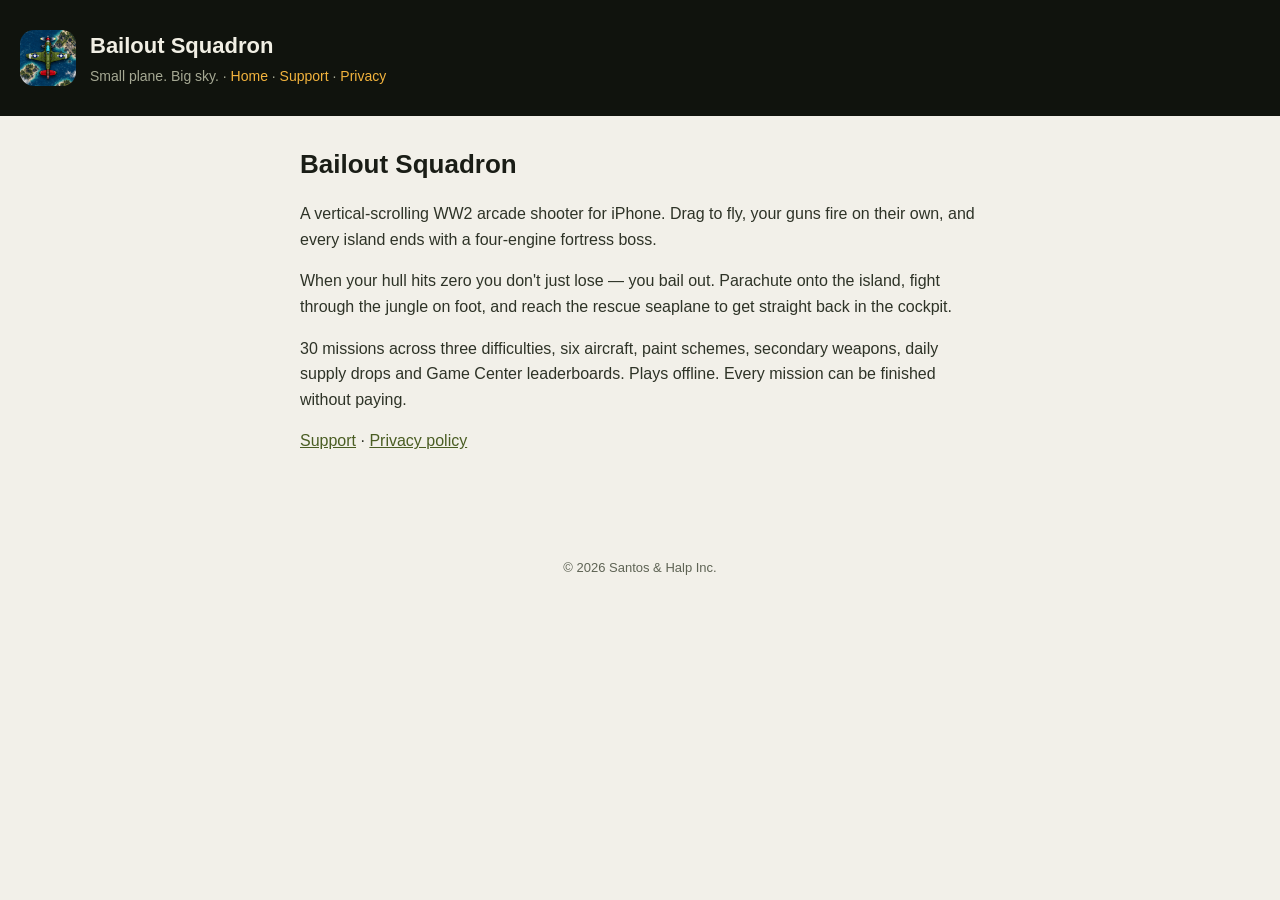
<file: index.html>
<!doctype html><html lang="en"><head><meta charset="utf-8"><meta name="viewport" content="width=device-width,initial-scale=1"><link rel="stylesheet" href="style.css"><link rel="icon" href="icon.png"><title>Bailout Squadron</title></head><body>
<header><div class="wrap"><img src="icon.png" alt=""><div><h1>Bailout Squadron</h1><p>Small plane. Big sky. · <a href="index.html">Home</a> · <a href="support.html">Support</a> · <a href="privacy.html">Privacy</a></p></div></div></header><main><h2>Bailout Squadron</h2>
<p>A vertical-scrolling WW2 arcade shooter for iPhone. Drag to fly, your guns fire on their own, and every island ends with a four-engine fortress boss.</p>
<p>When your hull hits zero you don't just lose &mdash; you bail out. Parachute onto the island, fight through the jungle on foot, and reach the rescue seaplane to get straight back in the cockpit.</p>
<p>30 missions across three difficulties, six aircraft, paint schemes, secondary weapons, daily supply drops and Game Center leaderboards. Plays offline. Every mission can be finished without paying.</p>
<p><a href="support.html">Support</a> · <a href="privacy.html">Privacy policy</a></p>
</main><footer>© 2026 Santos &amp; Halp Inc.</footer></body></html>
</file>
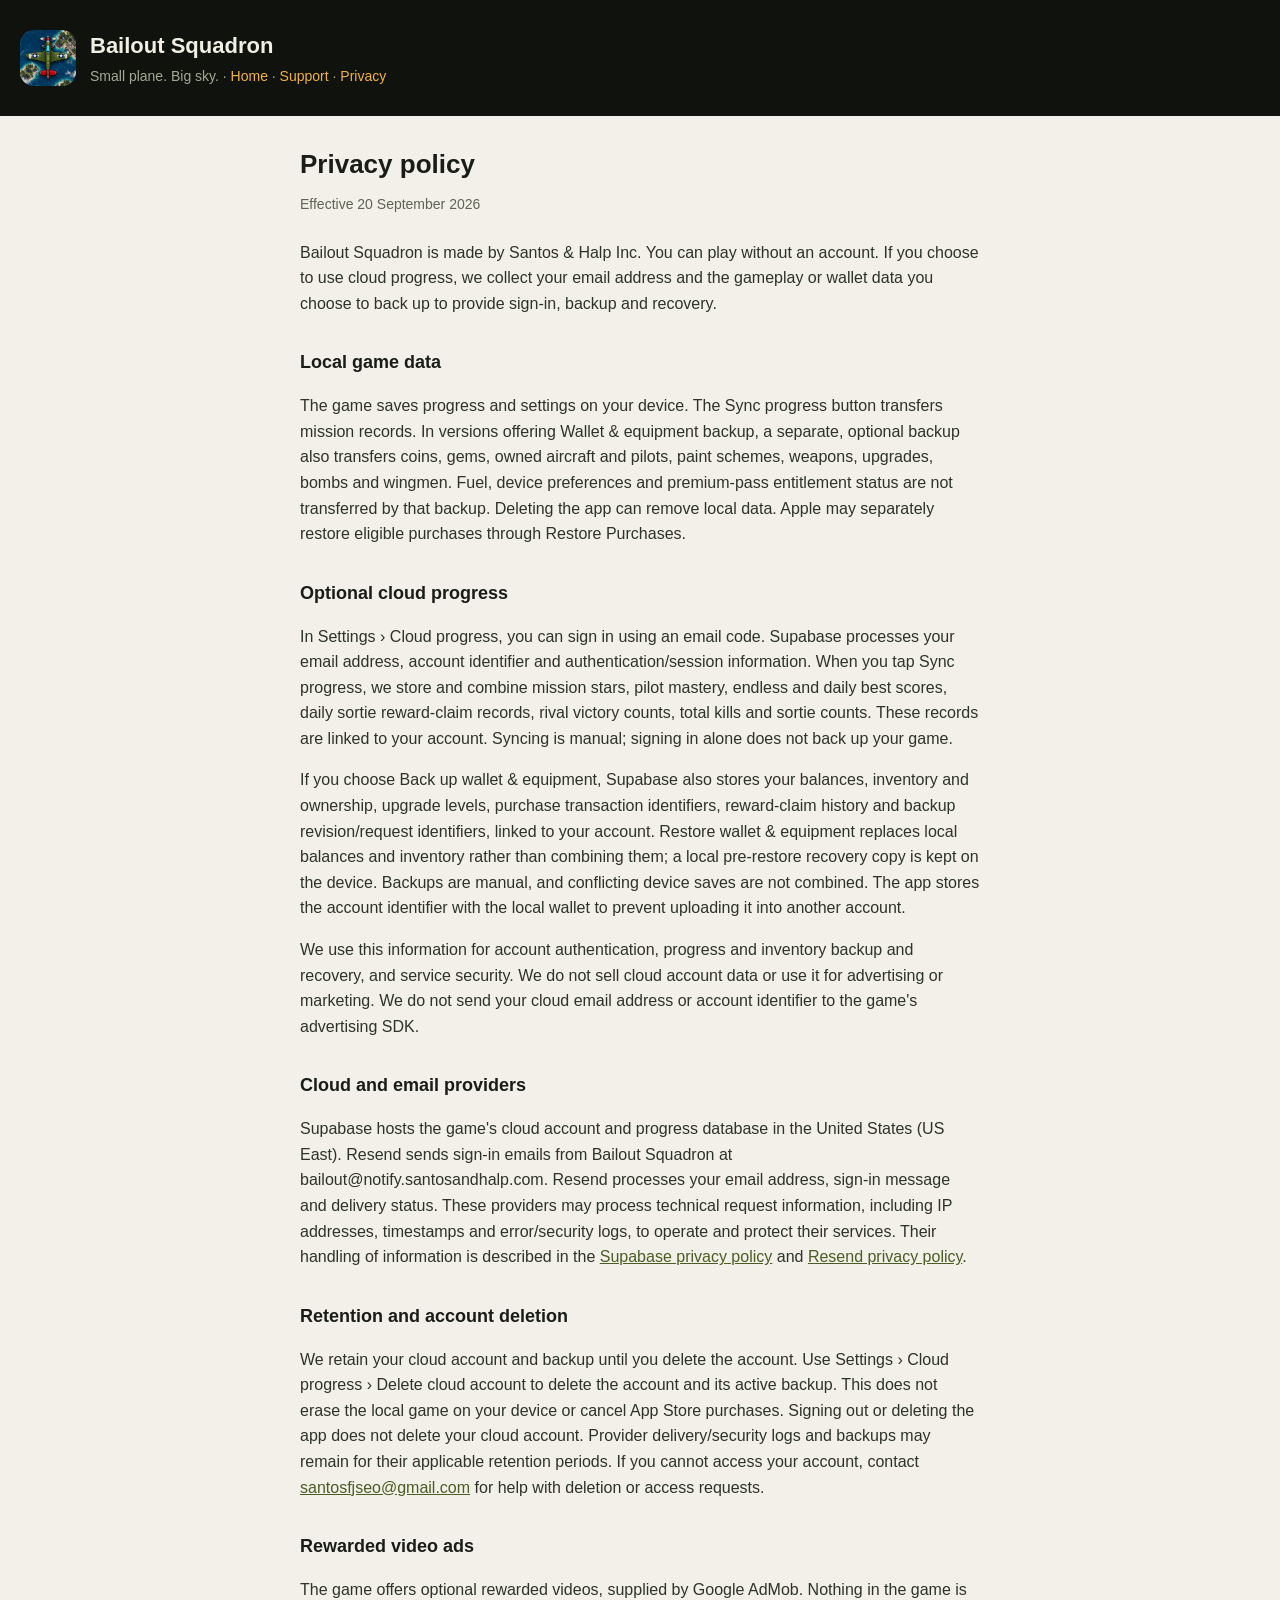
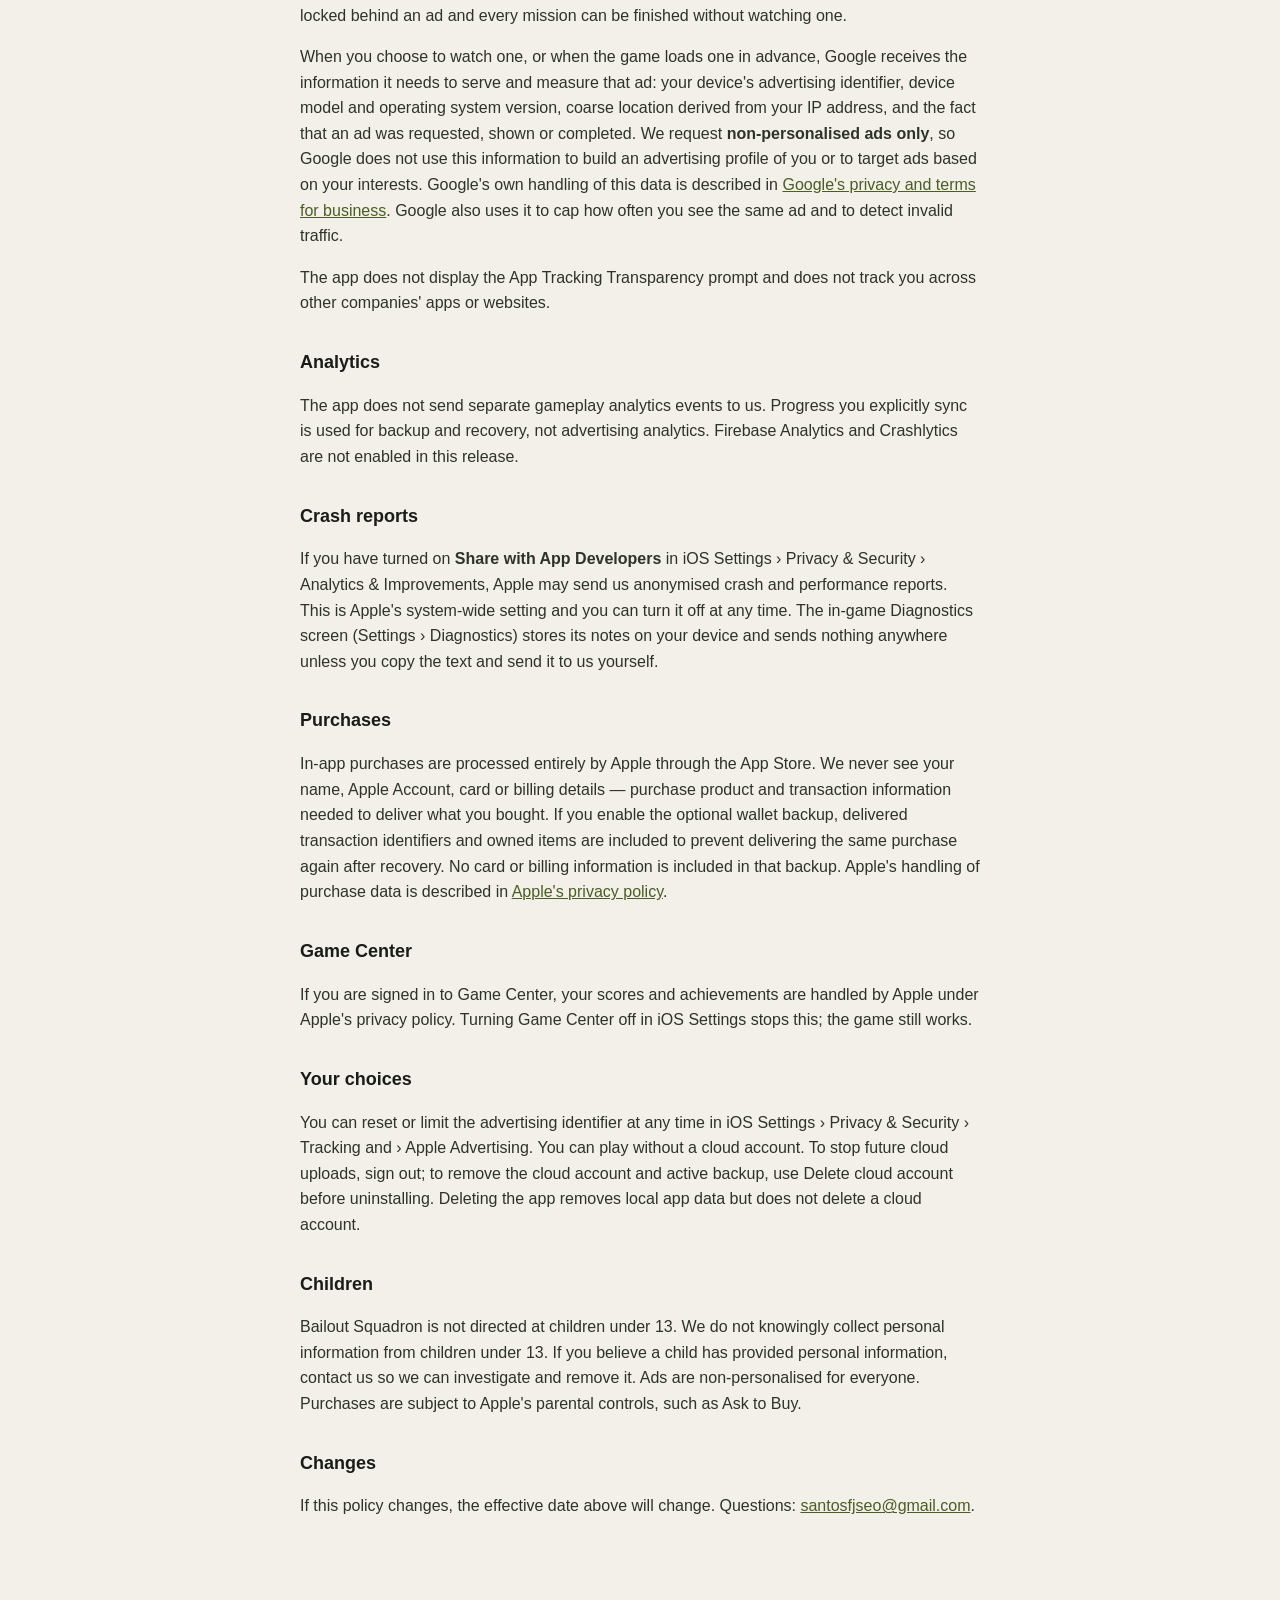
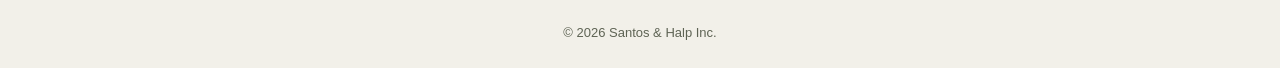
<file: privacy.html>
<!doctype html><html lang="en"><head><meta charset="utf-8"><meta name="viewport" content="width=device-width,initial-scale=1"><link rel="stylesheet" href="style.css"><link rel="icon" href="icon.png"><title>Privacy policy · Bailout Squadron</title></head><body>
<header><div class="wrap"><img src="icon.png" alt=""><div><h1>Bailout Squadron</h1><p>Small plane. Big sky. · <a href="index.html">Home</a> · <a href="support.html">Support</a> · <a href="privacy.html">Privacy</a></p></div></div></header><main><h2>Privacy policy</h2><p class="updated">Effective 20 September 2026</p>
<p>Bailout Squadron is made by Santos &amp; Halp Inc. You can play without an account. If you choose to use cloud progress, we collect your email address and the gameplay or wallet data you choose to back up to provide sign-in, backup and recovery.</p>
<h3>Local game data</h3>
<p>The game saves progress and settings on your device. The Sync progress button transfers mission records. In versions offering Wallet &amp; equipment backup, a separate, optional backup also transfers coins, gems, owned aircraft and pilots, paint schemes, weapons, upgrades, bombs and wingmen. Fuel, device preferences and premium-pass entitlement status are not transferred by that backup. Deleting the app can remove local data. Apple may separately restore eligible purchases through Restore Purchases.</p>
<h3>Optional cloud progress</h3>
<p>In Settings &rsaquo; Cloud progress, you can sign in using an email code. Supabase processes your email address, account identifier and authentication/session information. When you tap Sync progress, we store and combine mission stars, pilot mastery, endless and daily best scores, daily sortie reward-claim records, rival victory counts, total kills and sortie counts. These records are linked to your account. Syncing is manual; signing in alone does not back up your game.</p>
<p>If you choose Back up wallet &amp; equipment, Supabase also stores your balances, inventory and ownership, upgrade levels, purchase transaction identifiers, reward-claim history and backup revision/request identifiers, linked to your account. Restore wallet &amp; equipment replaces local balances and inventory rather than combining them; a local pre-restore recovery copy is kept on the device. Backups are manual, and conflicting device saves are not combined. The app stores the account identifier with the local wallet to prevent uploading it into another account.</p>
<p>We use this information for account authentication, progress and inventory backup and recovery, and service security. We do not sell cloud account data or use it for advertising or marketing. We do not send your cloud email address or account identifier to the game's advertising SDK.</p>
<h3>Cloud and email providers</h3>
<p>Supabase hosts the game's cloud account and progress database in the United States (US East). Resend sends sign-in emails from Bailout Squadron at bailout@notify.santosandhalp.com. Resend processes your email address, sign-in message and delivery status. These providers may process technical request information, including IP addresses, timestamps and error/security logs, to operate and protect their services. Their handling of information is described in the <a href="https://supabase.com/privacy">Supabase privacy policy</a> and <a href="https://resend.com/legal/privacy-policy">Resend privacy policy</a>.</p>
<h3>Retention and account deletion</h3>
<p>We retain your cloud account and backup until you delete the account. Use Settings &rsaquo; Cloud progress &rsaquo; Delete cloud account to delete the account and its active backup. This does not erase the local game on your device or cancel App Store purchases. Signing out or deleting the app does not delete your cloud account. Provider delivery/security logs and backups may remain for their applicable retention periods. If you cannot access your account, contact <a href="mailto:santosfjseo@gmail.com">santosfjseo@gmail.com</a> for help with deletion or access requests.</p>
<h3>Rewarded video ads</h3>
<p>The game offers optional rewarded videos, supplied by Google AdMob. Nothing in the game is locked behind an ad and every mission can be finished without watching one.</p>
<p>When you choose to watch one, or when the game loads one in advance, Google receives the information it needs to serve and measure that ad: your device's advertising identifier, device model and operating system version, coarse location derived from your IP address, and the fact that an ad was requested, shown or completed. We request <strong>non-personalised ads only</strong>, so Google does not use this information to build an advertising profile of you or to target ads based on your interests. Google's own handling of this data is described in <a href="https://business.safety.google/privacy/">Google's privacy and terms for business</a>. Google also uses it to cap how often you see the same ad and to detect invalid traffic.</p>
<p>The app does not display the App Tracking Transparency prompt and does not track you across other companies' apps or websites.</p>
<h3>Analytics</h3>
<p>The app does not send separate gameplay analytics events to us. Progress you explicitly sync is used for backup and recovery, not advertising analytics. Firebase Analytics and Crashlytics are not enabled in this release.</p>
<h3>Crash reports</h3>
<p>If you have turned on <strong>Share with App Developers</strong> in iOS Settings &rsaquo; Privacy &amp; Security &rsaquo; Analytics &amp; Improvements, Apple may send us anonymised crash and performance reports. This is Apple's system-wide setting and you can turn it off at any time. The in-game Diagnostics screen (Settings &rsaquo; Diagnostics) stores its notes on your device and sends nothing anywhere unless you copy the text and send it to us yourself.</p>
<h3>Purchases</h3>
<p>In-app purchases are processed entirely by Apple through the App Store. We never see your name, Apple Account, card or billing details &mdash; purchase product and transaction information needed to deliver what you bought. If you enable the optional wallet backup, delivered transaction identifiers and owned items are included to prevent delivering the same purchase again after recovery. No card or billing information is included in that backup. Apple's handling of purchase data is described in <a href="https://www.apple.com/legal/privacy/">Apple's privacy policy</a>.</p>
<h3>Game Center</h3>
<p>If you are signed in to Game Center, your scores and achievements are handled by Apple under Apple's privacy policy. Turning Game Center off in iOS Settings stops this; the game still works.</p>
<h3>Your choices</h3>
<p>You can reset or limit the advertising identifier at any time in iOS Settings &rsaquo; Privacy &amp; Security &rsaquo; Tracking and &rsaquo; Apple Advertising. You can play without a cloud account. To stop future cloud uploads, sign out; to remove the cloud account and active backup, use Delete cloud account before uninstalling. Deleting the app removes local app data but does not delete a cloud account.</p>
<h3>Children</h3>
<p>Bailout Squadron is not directed at children under 13. We do not knowingly collect personal information from children under 13. If you believe a child has provided personal information, contact us so we can investigate and remove it. Ads are non-personalised for everyone. Purchases are subject to Apple's parental controls, such as Ask to Buy.</p>
<h3>Changes</h3>
<p>If this policy changes, the effective date above will change. Questions: <a href="mailto:santosfjseo@gmail.com">santosfjseo@gmail.com</a>.</p>
</main><footer>© 2026 Santos &amp; Halp Inc.</footer></body></html>
</file>
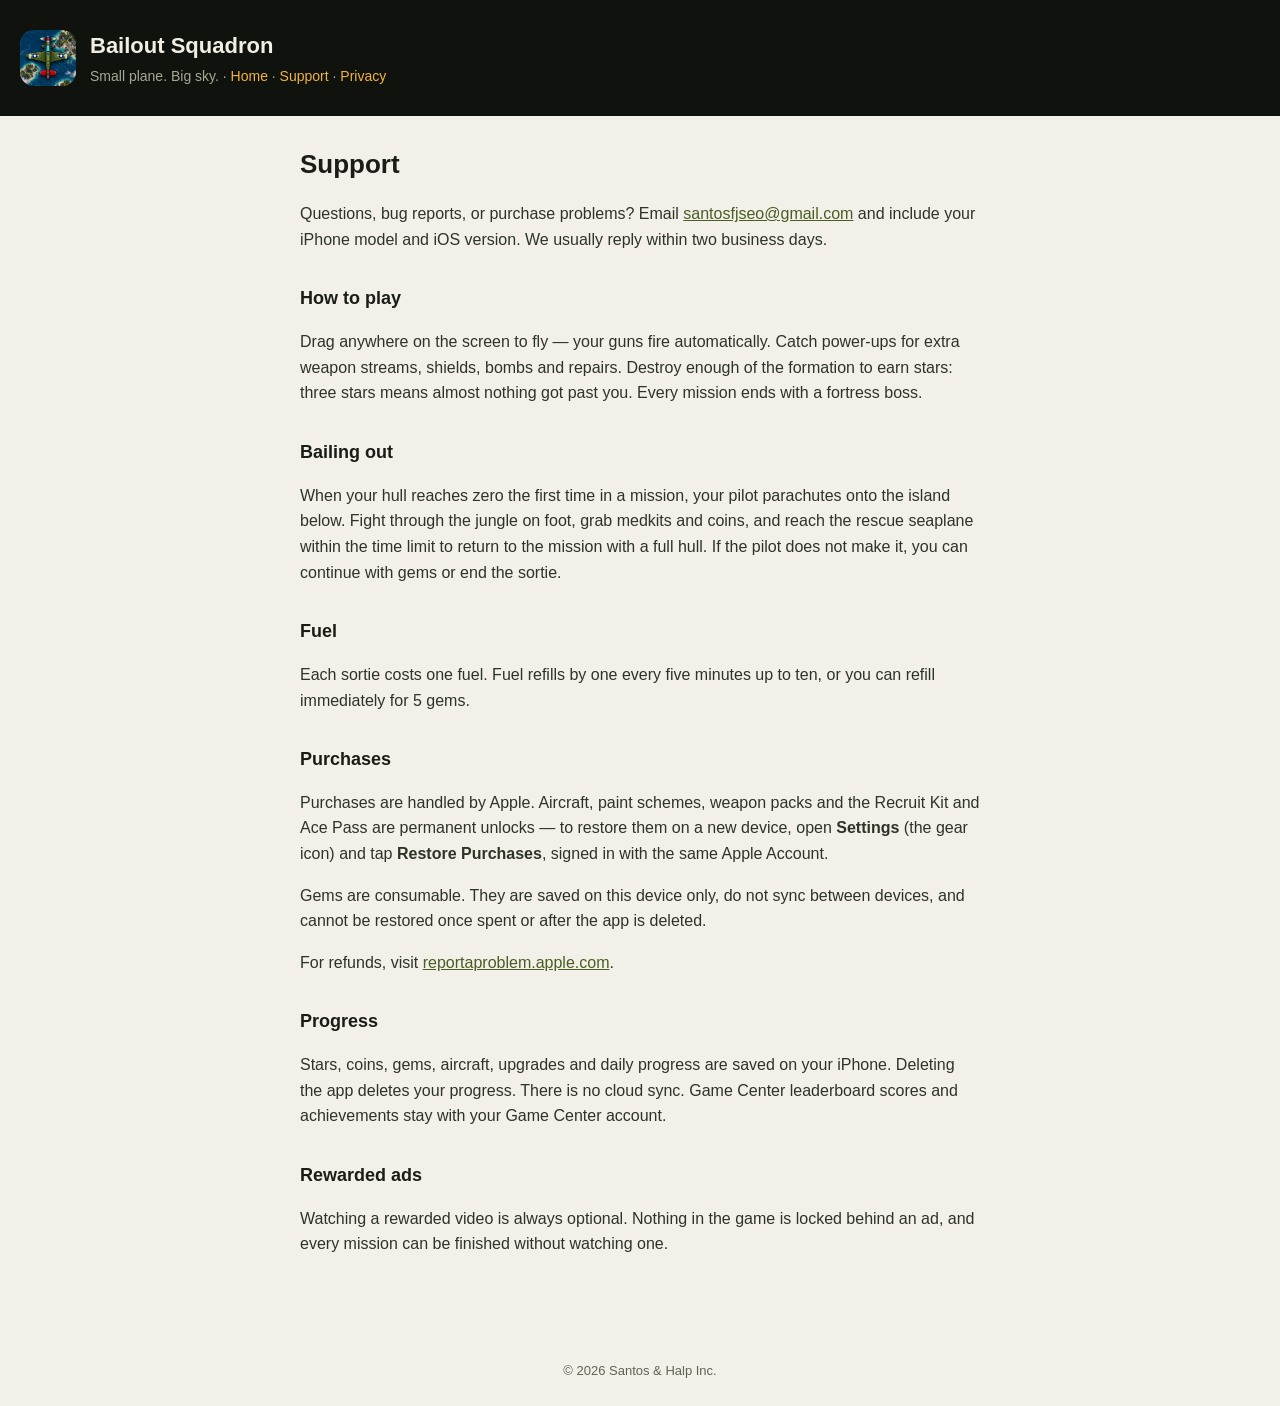
<file: support.html>
<!doctype html><html lang="en"><head><meta charset="utf-8"><meta name="viewport" content="width=device-width,initial-scale=1"><link rel="stylesheet" href="style.css"><link rel="icon" href="icon.png"><title>Support · Bailout Squadron</title></head><body>
<header><div class="wrap"><img src="icon.png" alt=""><div><h1>Bailout Squadron</h1><p>Small plane. Big sky. · <a href="index.html">Home</a> · <a href="support.html">Support</a> · <a href="privacy.html">Privacy</a></p></div></div></header><main><h2>Support</h2>
<p>Questions, bug reports, or purchase problems? Email <a href="mailto:santosfjseo@gmail.com?subject=Bailout%20Squadron%20support">santosfjseo@gmail.com</a> and include your iPhone model and iOS version. We usually reply within two business days.</p>
<h3>How to play</h3>
<p>Drag anywhere on the screen to fly &mdash; your guns fire automatically. Catch power-ups for extra weapon streams, shields, bombs and repairs. Destroy enough of the formation to earn stars: three stars means almost nothing got past you. Every mission ends with a fortress boss.</p>
<h3>Bailing out</h3>
<p>When your hull reaches zero the first time in a mission, your pilot parachutes onto the island below. Fight through the jungle on foot, grab medkits and coins, and reach the rescue seaplane within the time limit to return to the mission with a full hull. If the pilot does not make it, you can continue with gems or end the sortie.</p>
<h3>Fuel</h3>
<p>Each sortie costs one fuel. Fuel refills by one every five minutes up to ten, or you can refill immediately for 5 gems.</p>
<h3>Purchases</h3>
<p>Purchases are handled by Apple. Aircraft, paint schemes, weapon packs and the Recruit Kit and Ace Pass are permanent unlocks &mdash; to restore them on a new device, open <strong>Settings</strong> (the gear icon) and tap <strong>Restore Purchases</strong>, signed in with the same Apple Account.</p>
<p>Gems are consumable. They are saved on this device only, do not sync between devices, and cannot be restored once spent or after the app is deleted.</p>
<p>For refunds, visit <a href="https://reportaproblem.apple.com">reportaproblem.apple.com</a>.</p>
<h3>Progress</h3>
<p>Stars, coins, gems, aircraft, upgrades and daily progress are saved on your iPhone. Deleting the app deletes your progress. There is no cloud sync. Game Center leaderboard scores and achievements stay with your Game Center account.</p>
<h3>Rewarded ads</h3>
<p>Watching a rewarded video is always optional. Nothing in the game is locked behind an ad, and every mission can be finished without watching one.</p>
</main><footer>© 2026 Santos &amp; Halp Inc.</footer></body></html>
</file>
<file: style.css>
:root{--bg:#F2F0E9;--card:#fff;--ink:#1A1D16;--dim:#5E6354;--line:#DBD8CB;--olive:#4A5D23;--sky:#F2B33D;--night:#10130D}
*{box-sizing:border-box}body{margin:0;background:var(--bg);color:var(--ink);font:16px/1.6 -apple-system,BlinkMacSystemFont,"Segoe UI",Helvetica,Arial,sans-serif}
header{background:var(--night);color:#F1EFE4;padding:28px 20px}header .wrap{display:flex;align-items:center;gap:14px}
header img{width:56px;height:56px;border-radius:14px}header h1{font-size:22px;margin:0}header p{margin:2px 0 0;color:#A5A893;font-size:14px}
header a{color:var(--sky);text-decoration:none}
main{max-width:720px;margin:0 auto;padding:28px 20px 64px}h2{font-size:26px;margin:0 0 8px}h3{font-size:18px;margin:32px 0 6px}
.updated{color:var(--dim);font-size:14px;margin:0 0 24px}p,li{color:#2E3327}table{border-collapse:collapse;width:100%;font-size:15px}
td,th{text-align:left;padding:10px 8px;border-bottom:1px solid var(--line);vertical-align:top}th{color:var(--dim);font-weight:600;font-size:13px}
a{color:var(--olive)}.card{background:var(--card);border:1px solid var(--line);border-radius:14px;padding:18px 20px;margin:16px 0}
footer{color:var(--dim);font-size:13px;text-align:center;padding:24px}
</file>
